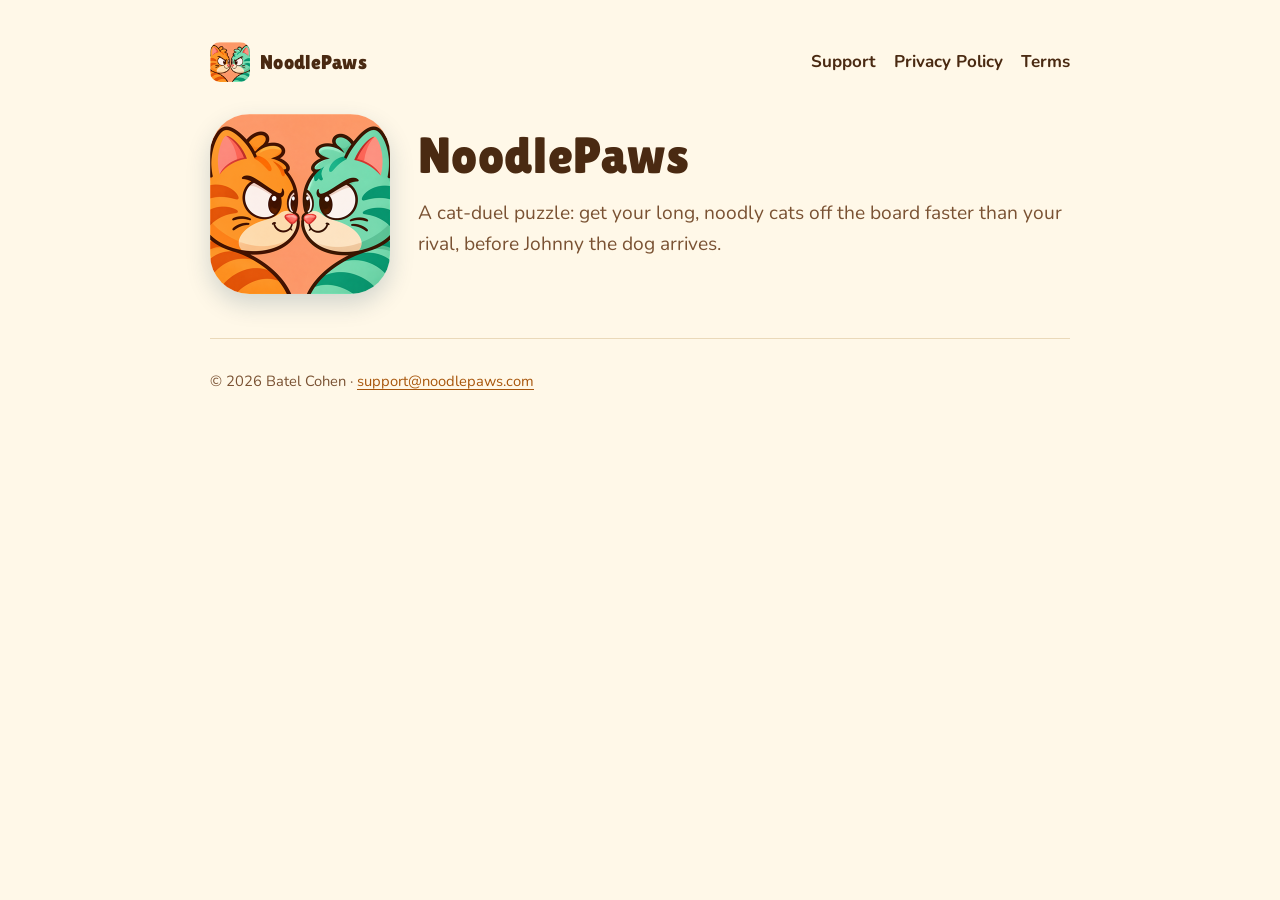
<file: index.html>
<!doctype html>
<html lang="en">
<head>
<meta charset="utf-8">
<meta name="viewport" content="width=device-width, initial-scale=1">
<title>NoodlePaws — Cat Duel Puzzle</title>
<link rel="icon" href="/favicon.png">
<link rel="apple-touch-icon" href="/apple-touch-icon.png">
<link href="https://fonts.googleapis.com/css2?family=Lilita+One&family=Nunito:wght@400;700&display=swap" rel="stylesheet">
<link rel="stylesheet" href="/style.css">
</head>
<body>
<div class="wrap">
  <header class="top">
    <a class="brand" href="/"><img src="/favicon.png" alt="" width="40" height="40">NoodlePaws</a>
    <nav class="nav"><a href="/support/">Support</a><a href="/privacy/">Privacy Policy</a><a href="/terms/">Terms</a></nav>
  </header>
  <main>
    <section class="hero">
      <img src="/icon.png" alt="NoodlePaws app icon" width="180" height="180">
      <div>
        <h1>NoodlePaws</h1>
        <p class="tagline">A cat-duel puzzle: get your long, noodly cats off the board faster than your rival, before Johnny the dog arrives.</p>
      </div>
    </section>
  </main>
  <footer><p>© 2026 Batel Cohen · <a href="mailto:support@noodlepaws.com">support@noodlepaws.com</a></p></footer>
</div>
</body>
</html>
</file>
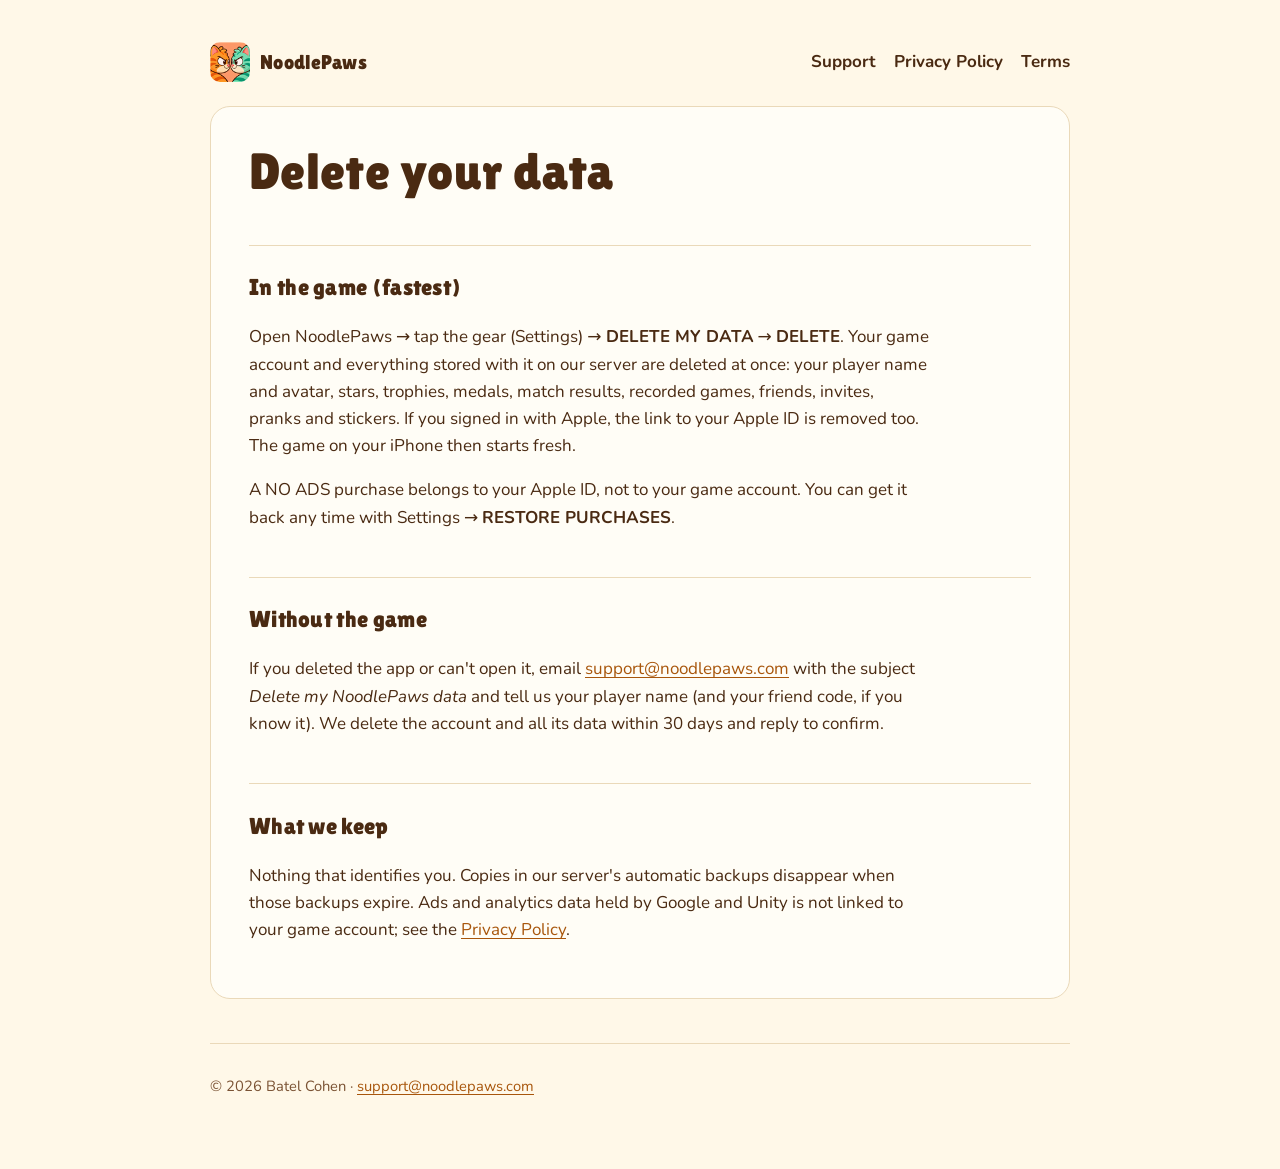
<file: delete-data/index.html>
<!doctype html>
<html lang="en">
<head>
<meta charset="utf-8">
<meta name="viewport" content="width=device-width, initial-scale=1">
<title>Delete Your Data — NoodlePaws</title>
<link rel="icon" href="/favicon.png">
<link rel="apple-touch-icon" href="/apple-touch-icon.png">
<link href="https://fonts.googleapis.com/css2?family=Lilita+One&family=Nunito:wght@400;700&display=swap" rel="stylesheet">
<link rel="stylesheet" href="/style.css">
</head>
<body>
<div class="wrap">
  <header class="top">
    <a class="brand" href="/"><img src="/favicon.png" alt="" width="40" height="40">NoodlePaws</a>
    <nav class="nav"><a href="/support/">Support</a><a href="/privacy/">Privacy Policy</a><a href="/terms/">Terms</a></nav>
  </header>
  <main class="doc">
    <h1>Delete your data</h1>

    <h2>In the game (fastest)</h2>
    <p>Open NoodlePaws → tap the gear (Settings) → <b>DELETE MY DATA</b> → <b>DELETE</b>. Your game account and everything stored with it on our server are deleted at once: your player name and avatar, stars, trophies, medals, match results, recorded games, friends, invites, pranks and stickers. If you signed in with Apple, the link to your Apple ID is removed too. The game on your iPhone then starts fresh.</p>
    <p>A NO ADS purchase belongs to your Apple ID, not to your game account. You can get it back any time with Settings → <b>RESTORE PURCHASES</b>.</p>

    <h2>Without the game</h2>
    <p>If you deleted the app or can't open it, email <a href="mailto:support@noodlepaws.com?subject=Delete%20my%20NoodlePaws%20data">support@noodlepaws.com</a> with the subject <i>Delete my NoodlePaws data</i> and tell us your player name (and your friend code, if you know it). We delete the account and all its data within 30 days and reply to confirm.</p>

    <h2>What we keep</h2>
    <p>Nothing that identifies you. Copies in our server's automatic backups disappear when those backups expire. Ads and analytics data held by Google and Unity is not linked to your game account; see the <a href="/privacy/">Privacy Policy</a>.</p>
  </main>
  <footer><p>© 2026 Batel Cohen · <a href="mailto:support@noodlepaws.com">support@noodlepaws.com</a></p></footer>
</div>
</body>
</html>
</file>
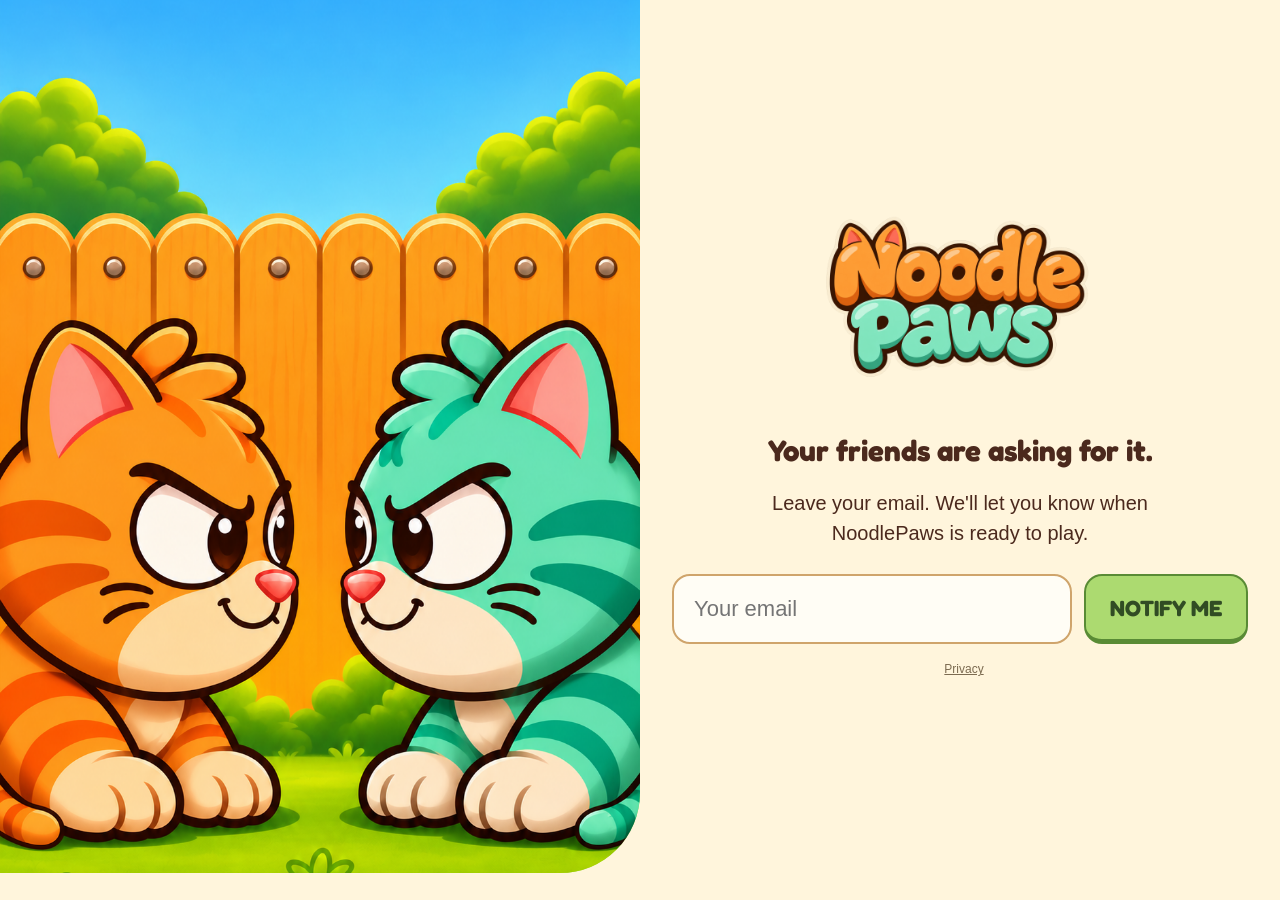
<file: join/index.html>
<!doctype html><html lang="en"><head><meta charset="utf-8"><meta name="viewport" content="width=device-width,initial-scale=1"><title>NoodlePaws — Launch notification</title><meta name="description" content="Get an email when NoodlePaws launches."><link rel="stylesheet" href="style.css?v=4"></head><body>
<div class="preview-note" id="preview-note" hidden>PREVIEW · Signup not connected</div>
<main class="hero"><div class="visual"><img class="cats" src="assets/cats.png" alt="Orange and mint cats ready to challenge each other"></div>
<section class="pitch" aria-labelledby="headline"><img class="signup-logo" src="assets/logo.png" alt="NoodlePaws"><h1 id="headline">Your friends are asking for it.</h1><p class="signup-explanation">Leave your email. We'll let you know when NoodlePaws is ready to play.</p>
<form id="signup"><label class="sr-only" for="email">Email for launch notification</label><div class="fields"><input id="email" name="email" type="email" autocomplete="email" placeholder="Your email" maxlength="254" required><button type="submit" aria-label="Email me when NoodlePaws launches">NOTIFY ME</button></div><div class="honey" aria-hidden="true"><label>Website<input name="website" tabindex="-1" autocomplete="off"></label></div><p class="consent"><a href="../privacy/">Privacy</a></p><p id="status" role="status" aria-live="polite"></p></form>
</section></main><script src="config.js"></script><script src="signup.js"></script></body></html>
</file>
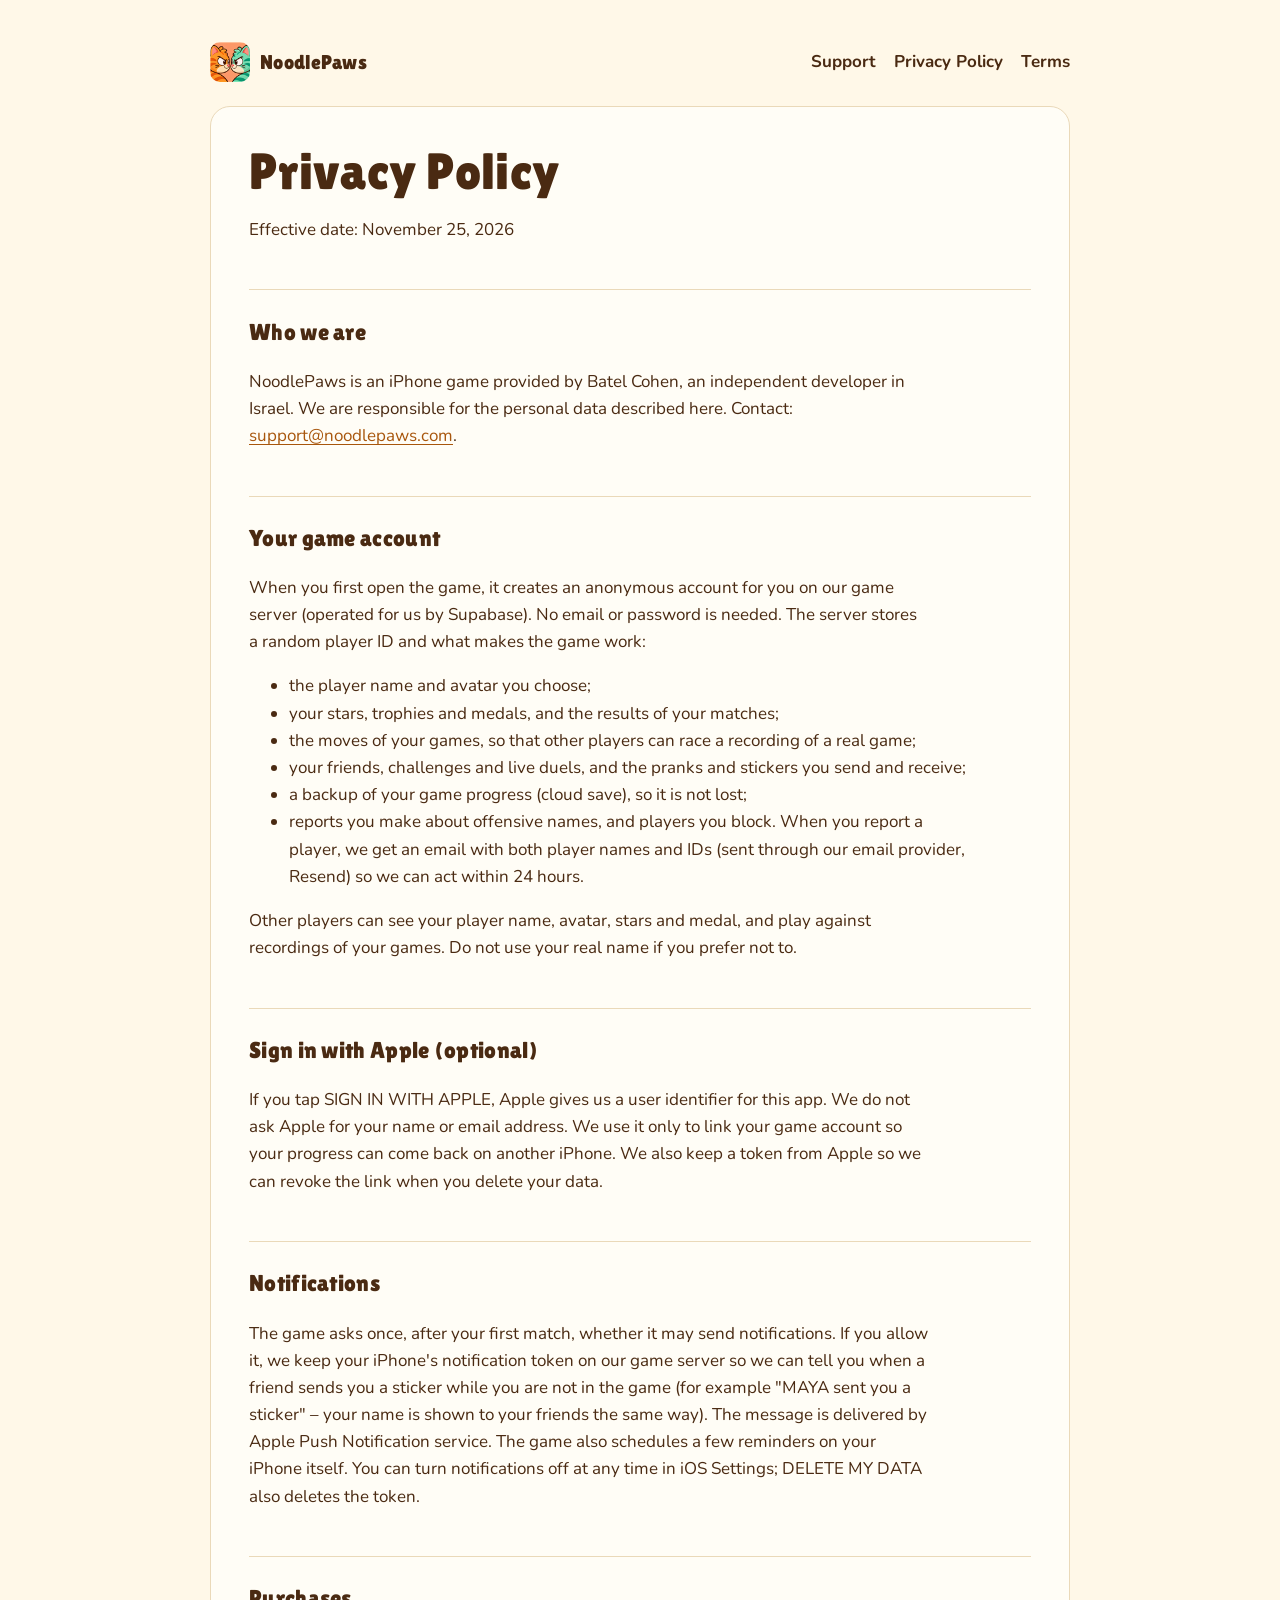
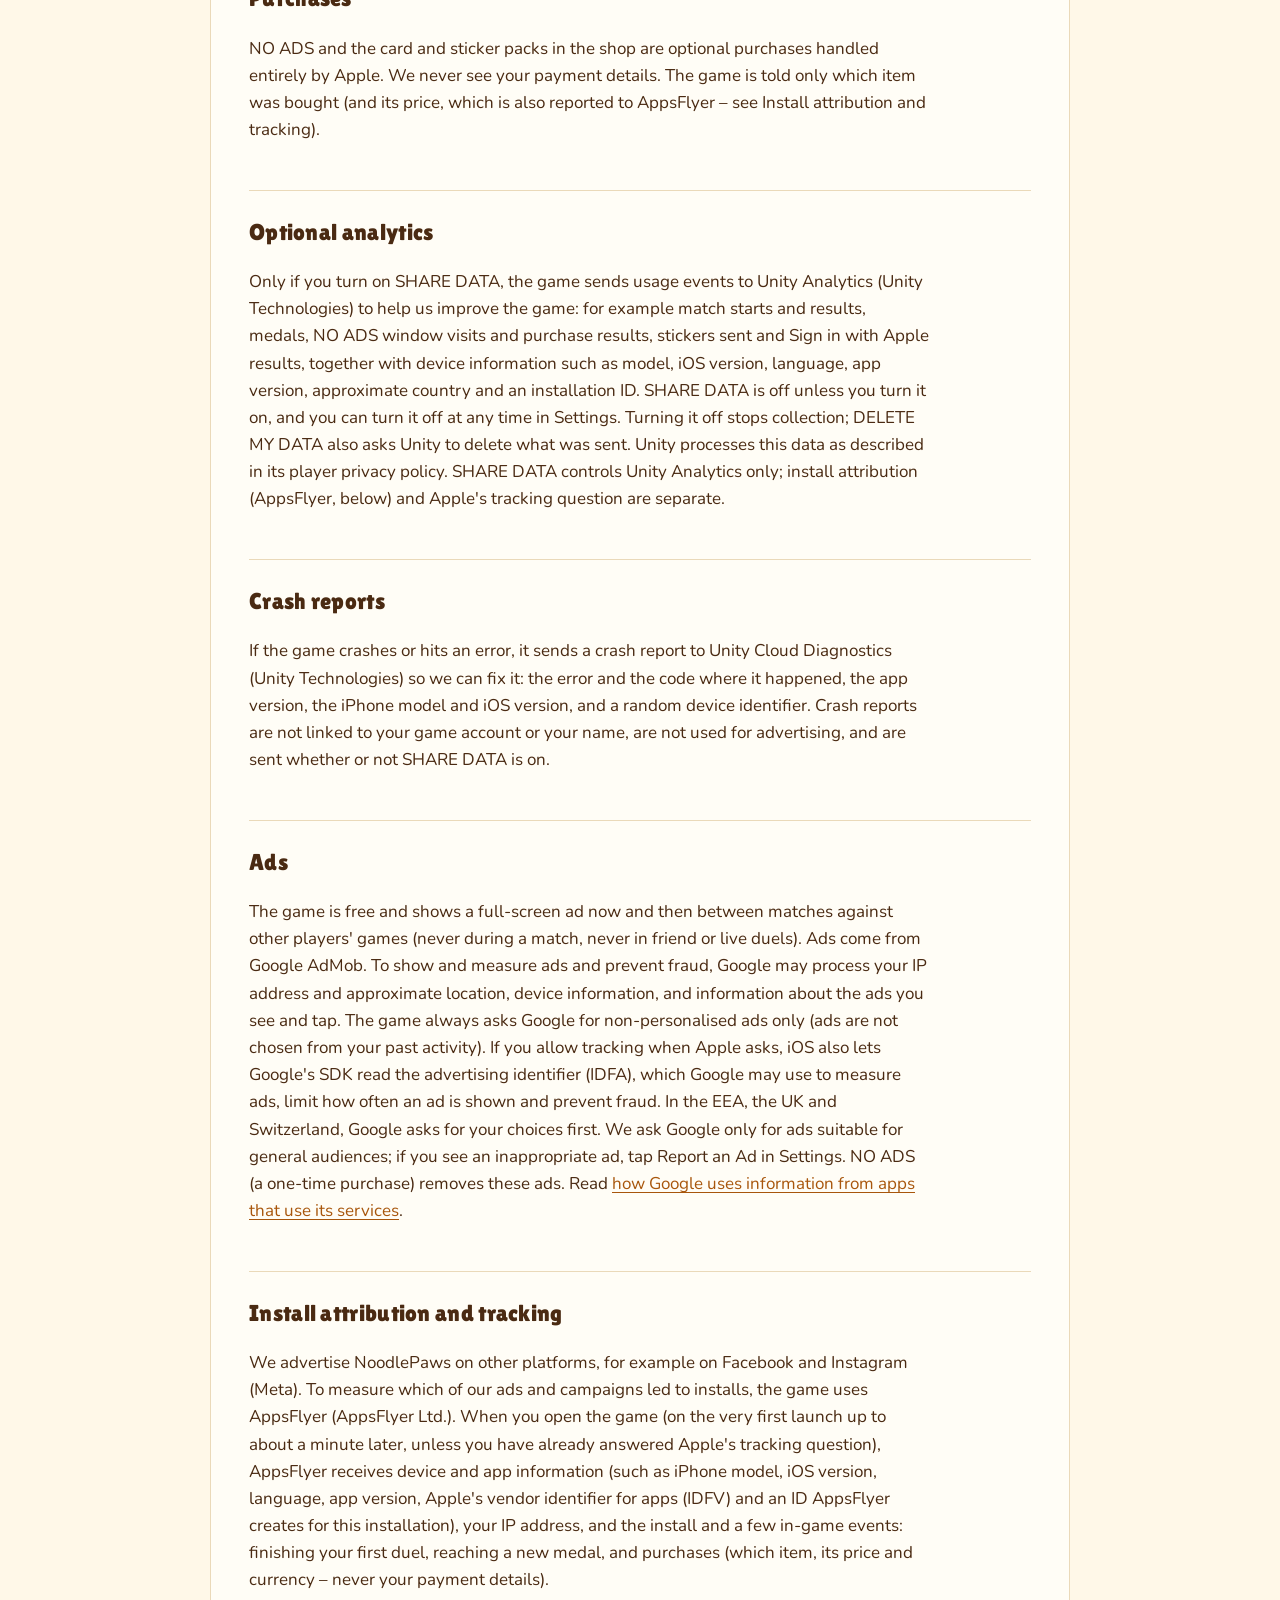
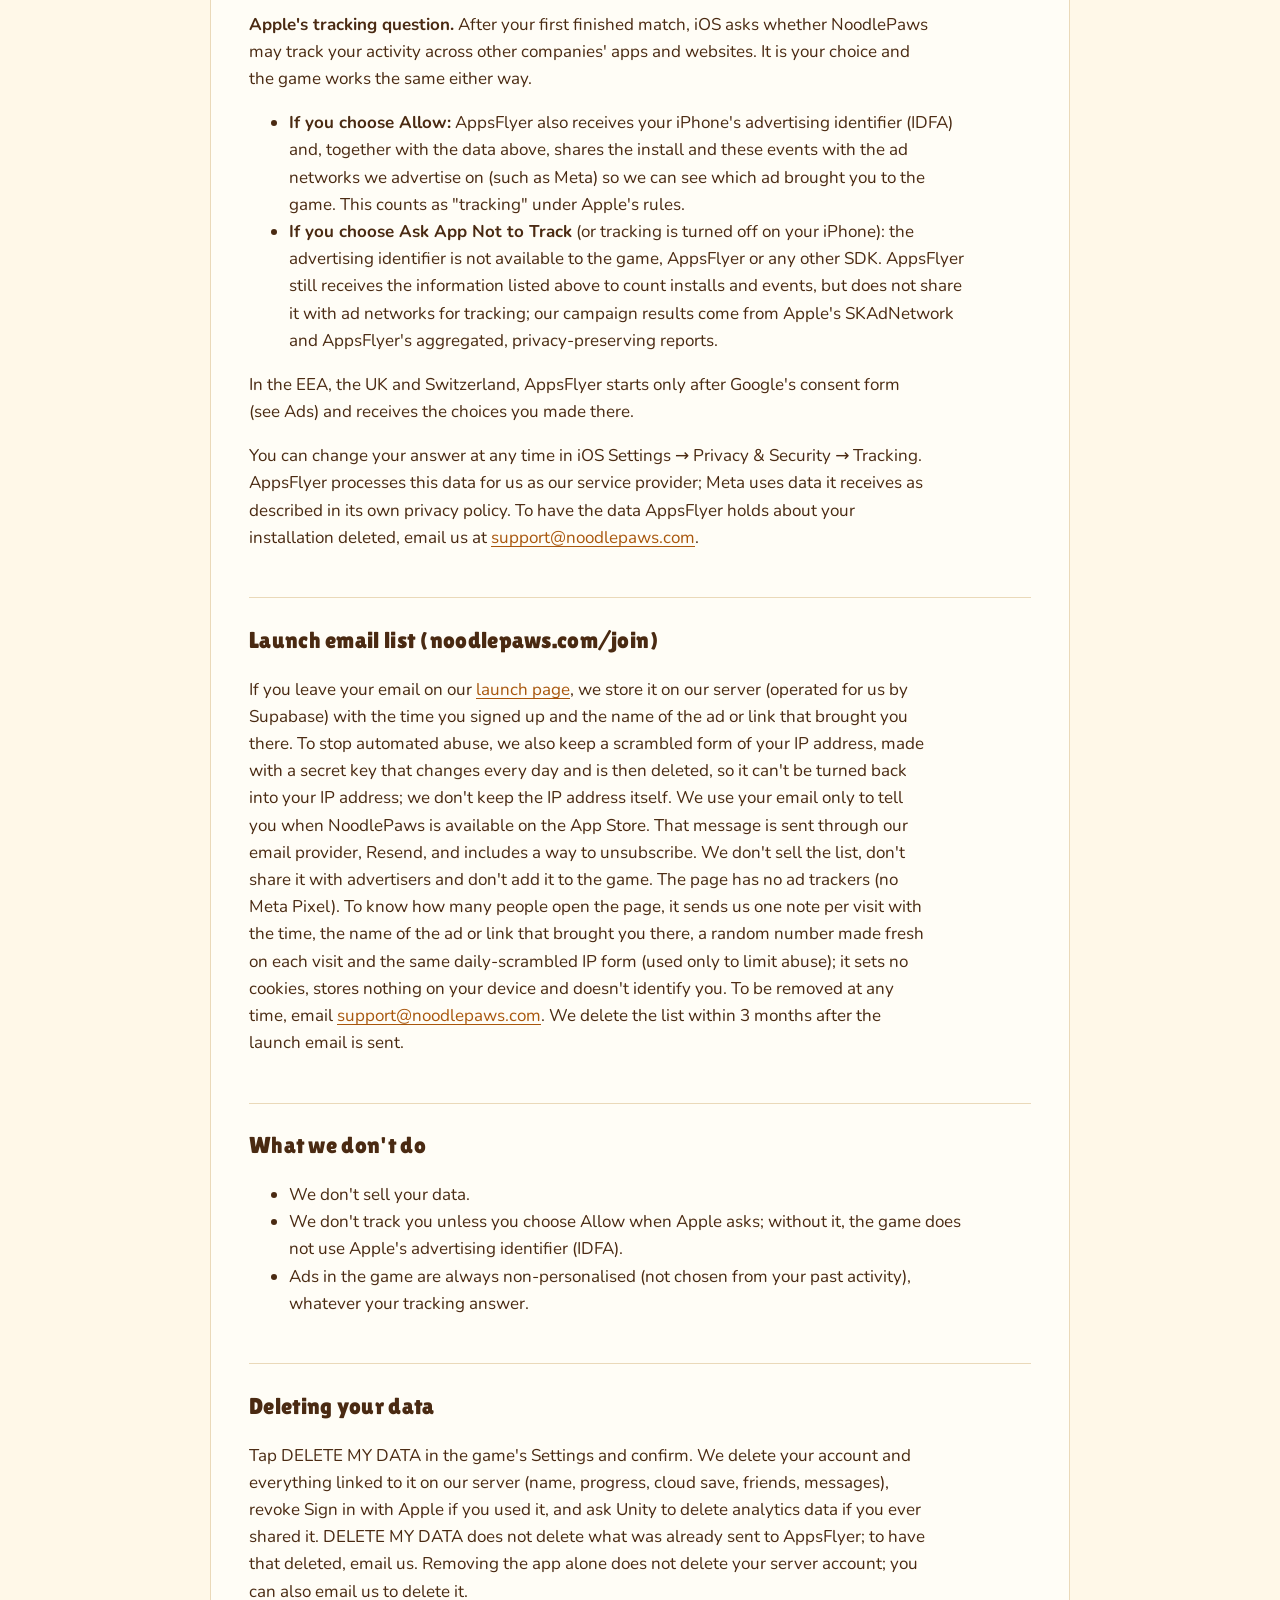
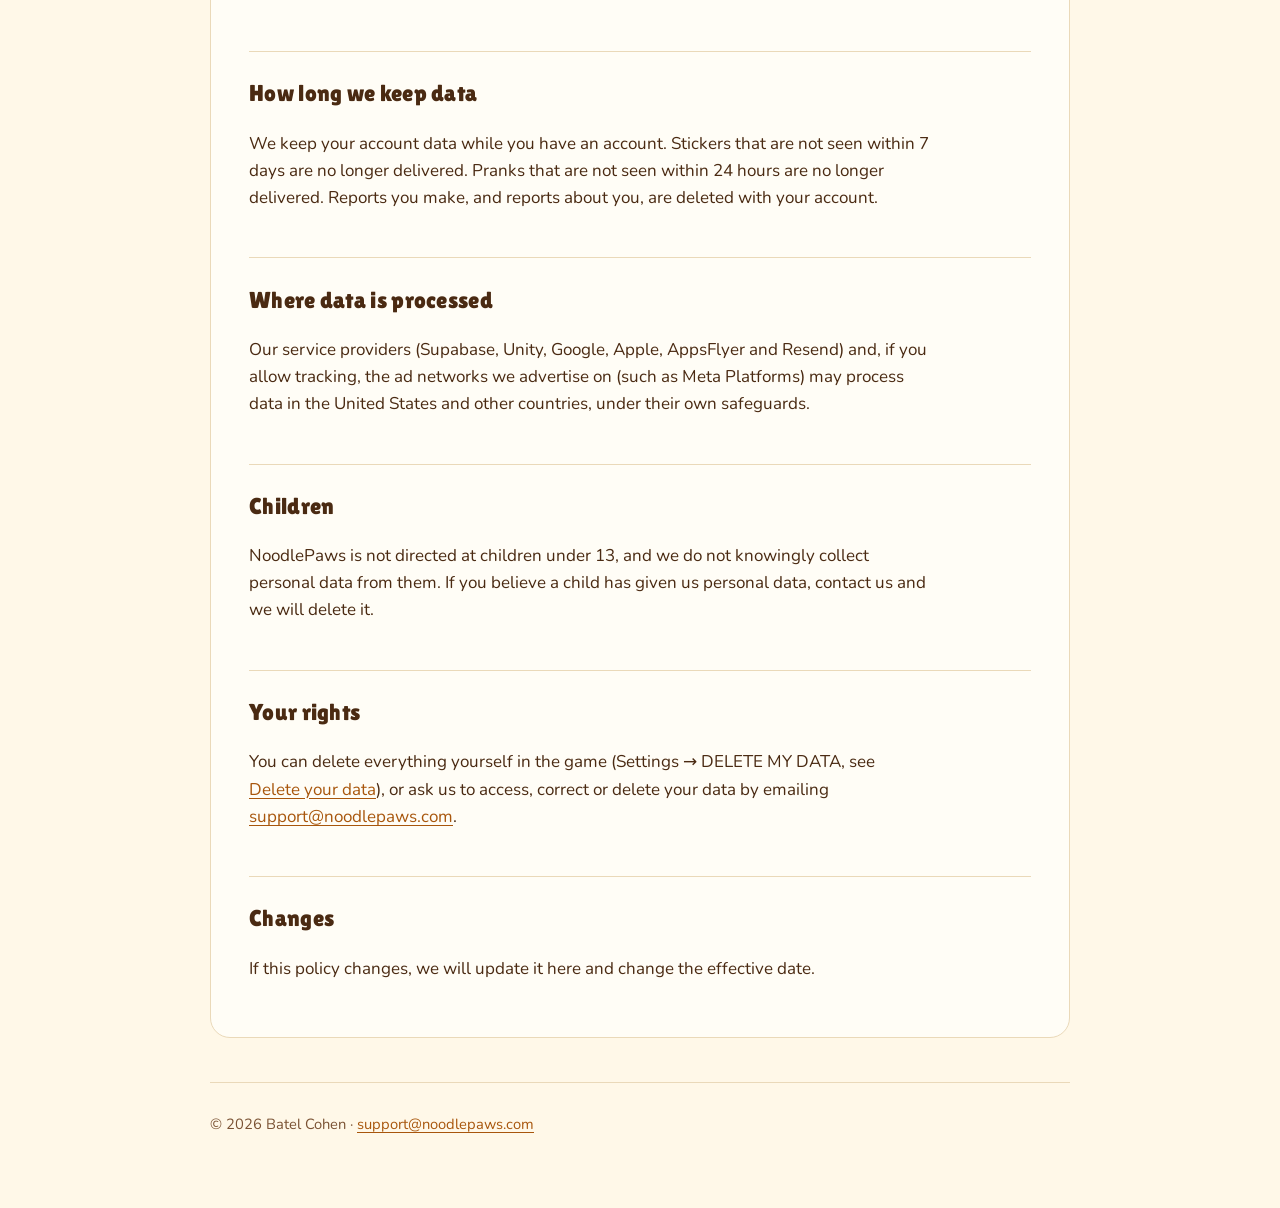
<file: privacy/index.html>
<!doctype html>
<html lang="en">
<head>
<meta charset="utf-8">
<meta name="viewport" content="width=device-width, initial-scale=1">
<title>Privacy Policy — NoodlePaws</title>
<link rel="icon" href="/favicon.png">
<link rel="apple-touch-icon" href="/apple-touch-icon.png">
<link href="https://fonts.googleapis.com/css2?family=Lilita+One&family=Nunito:wght@400;700&display=swap" rel="stylesheet">
<link rel="stylesheet" href="/style.css">
</head>
<body>
<div class="wrap">
  <header class="top">
    <a class="brand" href="/"><img src="/favicon.png" alt="" width="40" height="40">NoodlePaws</a>
    <nav class="nav"><a href="/support/">Support</a><a href="/privacy/">Privacy Policy</a><a href="/terms/">Terms</a></nav>
  </header>
  <main class="doc">
    <h1>Privacy Policy</h1>
    <p>Effective date: November 25, 2026</p>

    <h2>Who we are</h2>
    <p>NoodlePaws is an iPhone game provided by Batel Cohen, an independent developer in Israel. We are responsible for the personal data described here. Contact: <a href="mailto:support@noodlepaws.com">support@noodlepaws.com</a>.</p>

    <h2>Your game account</h2>
    <p>When you first open the game, it creates an anonymous account for you on our game server (operated for us by Supabase). No email or password is needed. The server stores a random player ID and what makes the game work:</p>
    <ul>
      <li>the player name and avatar you choose;</li>
      <li>your stars, trophies and medals, and the results of your matches;</li>
      <li>the moves of your games, so that other players can race a recording of a real game;</li>
      <li>your friends, challenges and live duels, and the pranks and stickers you send and receive;</li>
      <li>a backup of your game progress (cloud save), so it is not lost;</li>
      <li>reports you make about offensive names, and players you block. When you report a player, we get an email with both player names and IDs (sent through our email provider, Resend) so we can act within 24 hours.</li>
    </ul>
    <p>Other players can see your player name, avatar, stars and medal, and play against recordings of your games. Do not use your real name if you prefer not to.</p>

    <h2>Sign in with Apple (optional)</h2>
    <p>If you tap SIGN IN WITH APPLE, Apple gives us a user identifier for this app. We do not ask Apple for your name or email address. We use it only to link your game account so your progress can come back on another iPhone. We also keep a token from Apple so we can revoke the link when you delete your data.</p>

    <h2>Notifications</h2>
    <p>The game asks once, after your first match, whether it may send notifications. If you allow it, we keep your iPhone's notification token on our game server so we can tell you when a friend sends you a sticker while you are not in the game (for example "MAYA sent you a sticker" – your name is shown to your friends the same way). The message is delivered by Apple Push Notification service. The game also schedules a few reminders on your iPhone itself. You can turn notifications off at any time in iOS Settings; DELETE MY DATA also deletes the token.</p>

    <h2>Purchases</h2>
    <p>NO ADS and the card and sticker packs in the shop are optional purchases handled entirely by Apple. We never see your payment details. The game is told only which item was bought (and its price, which is also reported to AppsFlyer – see Install attribution and tracking).</p>

    <h2>Optional analytics</h2>
    <p>Only if you turn on SHARE DATA, the game sends usage events to Unity Analytics (Unity Technologies) to help us improve the game: for example match starts and results, medals, NO ADS window visits and purchase results, stickers sent and Sign in with Apple results, together with device information such as model, iOS version, language, app version, approximate country and an installation ID. SHARE DATA is off unless you turn it on, and you can turn it off at any time in Settings. Turning it off stops collection; DELETE MY DATA also asks Unity to delete what was sent. Unity processes this data as described in its player privacy policy. SHARE DATA controls Unity Analytics only; install attribution (AppsFlyer, below) and Apple's tracking question are separate.</p>
    <h2>Crash reports</h2>
    <p>If the game crashes or hits an error, it sends a crash report to Unity Cloud Diagnostics (Unity Technologies) so we can fix it: the error and the code where it happened, the app version, the iPhone model and iOS version, and a random device identifier. Crash reports are not linked to your game account or your name, are not used for advertising, and are sent whether or not SHARE DATA is on.</p>

    <h2>Ads</h2>
    <p>The game is free and shows a full-screen ad now and then between matches against other players' games (never during a match, never in friend or live duels). Ads come from Google AdMob. To show and measure ads and prevent fraud, Google may process your IP address and approximate location, device information, and information about the ads you see and tap. The game always asks Google for non-personalised ads only (ads are not chosen from your past activity). If you allow tracking when Apple asks, iOS also lets Google's SDK read the advertising identifier (IDFA), which Google may use to measure ads, limit how often an ad is shown and prevent fraud. In the EEA, the UK and Switzerland, Google asks for your choices first. We ask Google only for ads suitable for general audiences; if you see an inappropriate ad, tap Report an Ad in Settings. NO ADS (a one-time purchase) removes these ads. Read <a href="https://policies.google.com/technologies/partner-sites">how Google uses information from apps that use its services</a>.</p>

    <h2>Install attribution and tracking</h2>
    <p>We advertise NoodlePaws on other platforms, for example on Facebook and Instagram (Meta). To measure which of our ads and campaigns led to installs, the game uses AppsFlyer (AppsFlyer Ltd.). When you open the game (on the very first launch up to about a minute later, unless you have already answered Apple's tracking question), AppsFlyer receives device and app information (such as iPhone model, iOS version, language, app version, Apple's vendor identifier for apps (IDFV) and an ID AppsFlyer creates for this installation), your IP address, and the install and a few in-game events: finishing your first duel, reaching a new medal, and purchases (which item, its price and currency – never your payment details).</p>
    <p><strong>Apple's tracking question.</strong> After your first finished match, iOS asks whether NoodlePaws may track your activity across other companies' apps and websites. It is your choice and the game works the same either way.</p>
    <ul>
      <li><strong>If you choose Allow:</strong> AppsFlyer also receives your iPhone's advertising identifier (IDFA) and, together with the data above, shares the install and these events with the ad networks we advertise on (such as Meta) so we can see which ad brought you to the game. This counts as "tracking" under Apple's rules.</li>
      <li><strong>If you choose Ask App Not to Track</strong> (or tracking is turned off on your iPhone): the advertising identifier is not available to the game, AppsFlyer or any other SDK. AppsFlyer still receives the information listed above to count installs and events, but does not share it with ad networks for tracking; our campaign results come from Apple's SKAdNetwork and AppsFlyer's aggregated, privacy-preserving reports.</li>
    </ul>
    <p>In the EEA, the UK and Switzerland, AppsFlyer starts only after Google's consent form (see Ads) and receives the choices you made there.</p>
    <p>You can change your answer at any time in iOS Settings → Privacy &amp; Security → Tracking. AppsFlyer processes this data for us as our service provider; Meta uses data it receives as described in its own privacy policy. To have the data AppsFlyer holds about your installation deleted, email us at <a href="mailto:support@noodlepaws.com">support@noodlepaws.com</a>.</p>

    <h2>Launch email list (noodlepaws.com/join)</h2>
    <p>If you leave your email on our <a href="/join/">launch page</a>, we store it on our server (operated for us by Supabase) with the time you signed up and the name of the ad or link that brought you there. To stop automated abuse, we also keep a scrambled form of your IP address, made with a secret key that changes every day and is then deleted, so it can't be turned back into your IP address; we don't keep the IP address itself. We use your email only to tell you when NoodlePaws is available on the App Store. That message is sent through our email provider, Resend, and includes a way to unsubscribe. We don't sell the list, don't share it with advertisers and don't add it to the game. The page has no ad trackers (no Meta Pixel). To know how many people open the page, it sends us one note per visit with the time, the name of the ad or link that brought you there, a random number made fresh on each visit and the same daily-scrambled IP form (used only to limit abuse); it sets no cookies, stores nothing on your device and doesn't identify you. To be removed at any time, email <a href="mailto:support@noodlepaws.com">support@noodlepaws.com</a>. We delete the list within 3 months after the launch email is sent.</p>

    <h2>What we don't do</h2>
    <ul>
      <li>We don't sell your data.</li>
      <li>We don't track you unless you choose Allow when Apple asks; without it, the game does not use Apple's advertising identifier (IDFA).</li>
      <li>Ads in the game are always non-personalised (not chosen from your past activity), whatever your tracking answer.</li>
    </ul>

    <h2>Deleting your data</h2>
    <p>Tap DELETE MY DATA in the game's Settings and confirm. We delete your account and everything linked to it on our server (name, progress, cloud save, friends, messages), revoke Sign in with Apple if you used it, and ask Unity to delete analytics data if you ever shared it. DELETE MY DATA does not delete what was already sent to AppsFlyer; to have that deleted, email us. Removing the app alone does not delete your server account; you can also email us to delete it.</p>

    <h2>How long we keep data</h2>
    <p>We keep your account data while you have an account. Stickers that are not seen within 7 days are no longer delivered. Pranks that are not seen within 24 hours are no longer delivered. Reports you make, and reports about you, are deleted with your account.</p>

    <h2>Where data is processed</h2>
    <p>Our service providers (Supabase, Unity, Google, Apple, AppsFlyer and Resend) and, if you allow tracking, the ad networks we advertise on (such as Meta Platforms) may process data in the United States and other countries, under their own safeguards.</p>

    <h2>Children</h2>
    <p>NoodlePaws is not directed at children under 13, and we do not knowingly collect personal data from them. If you believe a child has given us personal data, contact us and we will delete it.</p>

    <h2>Your rights</h2>
    <p>You can delete everything yourself in the game (Settings → DELETE MY DATA, see <a href="/delete-data/">Delete your data</a>), or ask us to access, correct or delete your data by emailing <a href="mailto:support@noodlepaws.com">support@noodlepaws.com</a>.</p>

    <h2>Changes</h2>
    <p>If this policy changes, we will update it here and change the effective date.</p>
  </main>
  <footer><p>© 2026 Batel Cohen · <a href="mailto:support@noodlepaws.com">support@noodlepaws.com</a></p></footer>
</div>
</body>
</html>
</file>
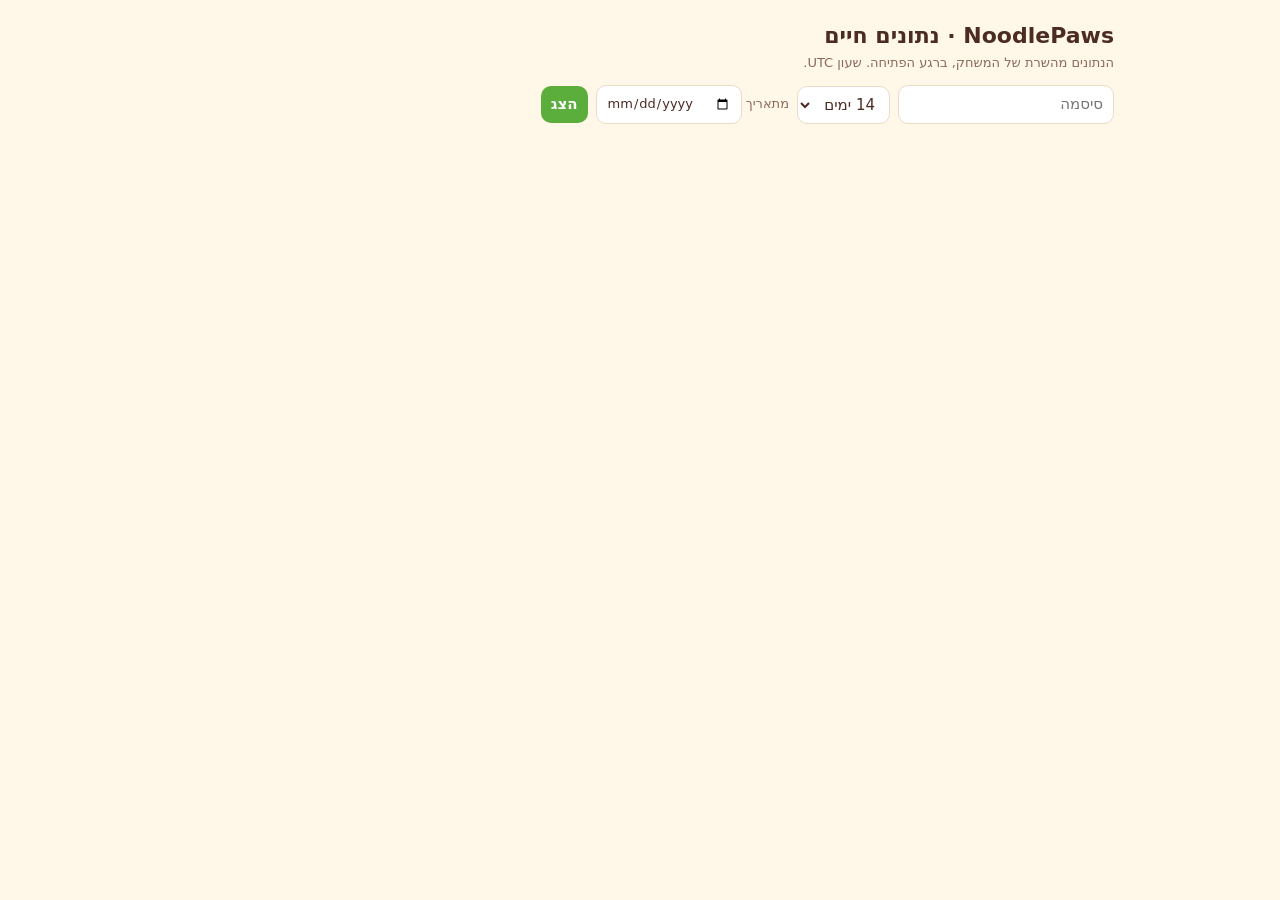
<file: stats/index.html>
<!doctype html>
<html lang="he" dir="rtl">
<head>
<meta charset="utf-8">
<meta name="viewport" content="width=device-width, initial-scale=1">
<meta name="robots" content="noindex, nofollow">
<title>NoodlePaws · נתונים</title>
<style>
  :root { --bg:#FFF7E8; --card:#FFFFFF; --ink:#4C2C22; --mut:#8A6A5C; --line:#EADCC6; --g:#5BAE3C; --o:#F2A24A; --b:#4A8FD8; }
  * { box-sizing: border-box; }
  body { margin:0; background:var(--bg); color:var(--ink); font:15px/1.45 system-ui,-apple-system,"Segoe UI",Arial,sans-serif; }
  main { max-width:980px; margin:0 auto; padding:16px; }
  h1 { font-size:22px; margin:4px 0 2px; } h2 { font-size:16px; margin:22px 0 8px; }
  .sub { color:var(--mut); font-size:13px; }
  .row { display:flex; gap:8px; flex-wrap:wrap; align-items:center; margin:12px 0; }
  input, select, button { font:inherit; padding:8px 10px; border:1px solid var(--line); border-radius:10px; background:#fff; color:var(--ink); }
  button { background:var(--g); color:#fff; border:0; font-weight:600; cursor:pointer; }
  .grid { display:grid; grid-template-columns:repeat(auto-fill,minmax(150px,1fr)); gap:10px; }
  .card { background:var(--card); border:1px solid var(--line); border-radius:14px; padding:12px; }
  .k { color:var(--mut); font-size:12.5px; } .v { font-size:26px; font-weight:700; margin-top:2px; }
  .chart { background:var(--card); border:1px solid var(--line); border-radius:14px; padding:12px; overflow-x:auto; }
  .bars { display:flex; align-items:flex-end; gap:4px; height:150px; min-width:max-content; direction:ltr; }
  .bar { width:22px; display:flex; flex-direction:column; align-items:center; justify-content:flex-end; height:100%; font-size:10px; color:var(--mut); }
  .bar i { display:block; width:100%; border-radius:5px 5px 0 0; min-height:2px; }
  .bar b { font-weight:600; color:var(--ink); font-size:10.5px; }
  .lbl { display:flex; gap:4px; direction:ltr; min-width:max-content; font-size:9.5px; color:var(--mut); margin-top:4px; }
  .lbl span { width:22px; text-align:center; }
  table { width:100%; border-collapse:collapse; background:var(--card); border:1px solid var(--line); border-radius:14px; overflow:hidden; }
  th, td { padding:7px 10px; text-align:right; border-bottom:1px solid var(--line); font-size:14px; } th { color:var(--mut); font-weight:600; font-size:12.5px; }
  td.n { direction:ltr; text-align:right; font-variant-numeric:tabular-nums; }
  .err { color:#C0392B; } .hide { display:none; }
  .legend { font-size:12px; color:var(--mut); margin-top:6px; } .legend i { display:inline-block; width:10px; height:10px; border-radius:3px; margin:0 4px -1px 4px; }
</style>
</head>
<body>
<main>
  <h1>NoodlePaws · נתונים חיים</h1>
  <div class="sub" id="when">הנתונים מהשרת של המשחק, ברגע הפתיחה. שעון UTC.</div>

  <div class="row" id="login">
    <input id="pw" type="password" placeholder="סיסמה" autocomplete="current-password">
    <select id="days"><option value="7">7 ימים</option><option value="14" selected>14 ימים</option><option value="30">30 ימים</option><option value="90">90 ימים</option></select>
    <label class="sub">מתאריך <input id="since" type="date"></label>
    <button id="go">הצג</button>
    <span id="msg" class="err"></span>
  </div>

  <div id="out" class="hide">
    <div class="grid" id="cards"></div>

    <h2>כל יום</h2>
    <div class="chart"><div class="bars" id="dailyBars"></div><div class="lbl" id="dailyLbl"></div>
      <div class="legend"><i style="background:var(--o)"></i>שחקנים חדשים <i style="background:var(--g)"></i>שיחקו באותו יום</div></div>
    <table style="margin-top:10px"><thead><tr><th>יום</th><th>חדשים</th><th>שיחקו</th><th>משחקים</th><th>חזרו למחרת</th></tr></thead><tbody id="dailyRows"></tbody></table>

    <h2>איפה שחקנים נעצרים (השלב הכי רחוק שסיימו)</h2>
    <div class="chart"><div class="bars" id="boardBars"></div><div class="lbl" id="boardLbl"></div>
      <div class="legend"><i style="background:var(--b)"></i>שחקנים שזה השלב הכי רחוק שלהם · המספר הכהה: מהם לא שיחקו 3 ימים</div></div>
  </div>
</main>
<script>
const URL_ = "https://tmtvblceqfaocjnhrzdb.supabase.co/functions/v1/stats";
const $ = (id) => document.getElementById(id);
try { $("pw").value = localStorage.getItem("np_stats_pw") || ""; } catch (e) {}
const fmt = (n) => (n ?? 0).toLocaleString("en-US");
const pct = (a, b) => b ? Math.round(100 * a / b) + "%" : "–";

function bars(el, lbl, items, max, color, top, under) {
  el.innerHTML = ""; lbl.innerHTML = "";
  for (const it of items) {
    const h = max ? Math.max(2, Math.round(130 * it.v / max)) : 2;
    el.insertAdjacentHTML("beforeend", `<div class="bar"><b>${it.v || ""}</b><i style="height:${h}px;background:${it.c || color}"></i>${under ? `<span>${under(it)}</span>` : ""}</div>`);
    lbl.insertAdjacentHTML("beforeend", `<span>${it.l}</span>`);
  }
}

async function load() {
  $("msg").textContent = ""; const pw = $("pw").value.trim(); if (!pw) { $("msg").textContent = "צריך סיסמה"; return; }
  $("go").disabled = true; $("go").textContent = "טוען…";
  try {
    const res = await fetch(URL_, { method: "POST", headers: { "x-stats-key": pw, "content-type": "application/json" },
      body: JSON.stringify({ days: +$("days").value, since: $("since").value || null }) });
    const j = await res.json().catch(() => ({}));
    if (!res.ok || !j.ok) { $("msg").textContent = res.status === 401 ? "סיסמה שגויה" : "שגיאה בשרת"; return; }
    try { localStorage.setItem("np_stats_pw", pw); } catch (e) {}
    render(j.stats);
  } catch (e) { $("msg").textContent = "אין חיבור"; }
  finally { $("go").disabled = false; $("go").textContent = "רענן"; }
}

function render(s) {
  const t = s.totals;
  $("when").textContent = "עודכן: " + new Date(s.now).toLocaleString("he-IL") + " · נתונים מהשרת של המשחק";
  const cards = [
    ["שחקנים (סה״כ)", t.players], ["חדשים היום", t.new_today], ["שיחקו היום", t.active_today], ["פעילים 7 ימים", t.active_7d],
    ["מחוברים עכשיו", t.online_now], ["משחקים היום", t.matches_today], ["משחקים (סה״כ)", t.matches], ["דו-קרב חברים", t.friend_duels],
    ["סטיקרים שנשלחו", t.stickers_sent], ["תעלולים שנשלחו", t.pranks_sent], ["דיווחים 7 ימים", t.reports_7d], ["מכשירים עם התראות", t.push_devices],
  ];
  $("cards").innerHTML = cards.map(([k, v]) => `<div class="card"><div class="k">${k}</div><div class="v">${fmt(v)}</div></div>`).join("");

  const d = s.daily || [];
  const maxD = Math.max(1, ...d.map((x) => Math.max(x.new_players, x.active)));
  const items = []; for (const x of d) { items.push({ v: x.new_players, c: "var(--o)", l: "" }); items.push({ v: x.active, c: "var(--g)", l: x.day.slice(5) }); }
  bars($("dailyBars"), $("dailyLbl"), items, maxD, null);
  $("dailyRows").innerHTML = d.slice().reverse().map((x) => `<tr><td>${x.day}</td><td class="n">${fmt(x.new_players)}</td><td class="n">${fmt(x.active)}</td><td class="n">${fmt(x.matches)}</td>
    <td class="n">${x.returned_d1 == null ? "עוד לא" : fmt(x.returned_d1) + " (" + pct(x.returned_d1, x.new_players) + ")"}</td></tr>`).join("");

  const b = (s.furthest_board || []).filter((x) => x.board <= 120);
  const maxB = Math.max(1, ...b.map((x) => x.players));
  bars($("boardBars"), $("boardLbl"), b.map((x) => ({ v: x.players, l: x.board === 0 ? "0" : String(x.board), g: x.gone_3d })), maxB, "var(--b)", null, (it) => it.g ? `<b style="color:#1f4f86">${it.g}</b>` : "");
  $("out").classList.remove("hide");
}
$("go").addEventListener("click", load);
$("pw").addEventListener("keydown", (e) => { if (e.key === "Enter") load(); });
if ($("pw").value) load();
</script>
</body>
</html>
</file>
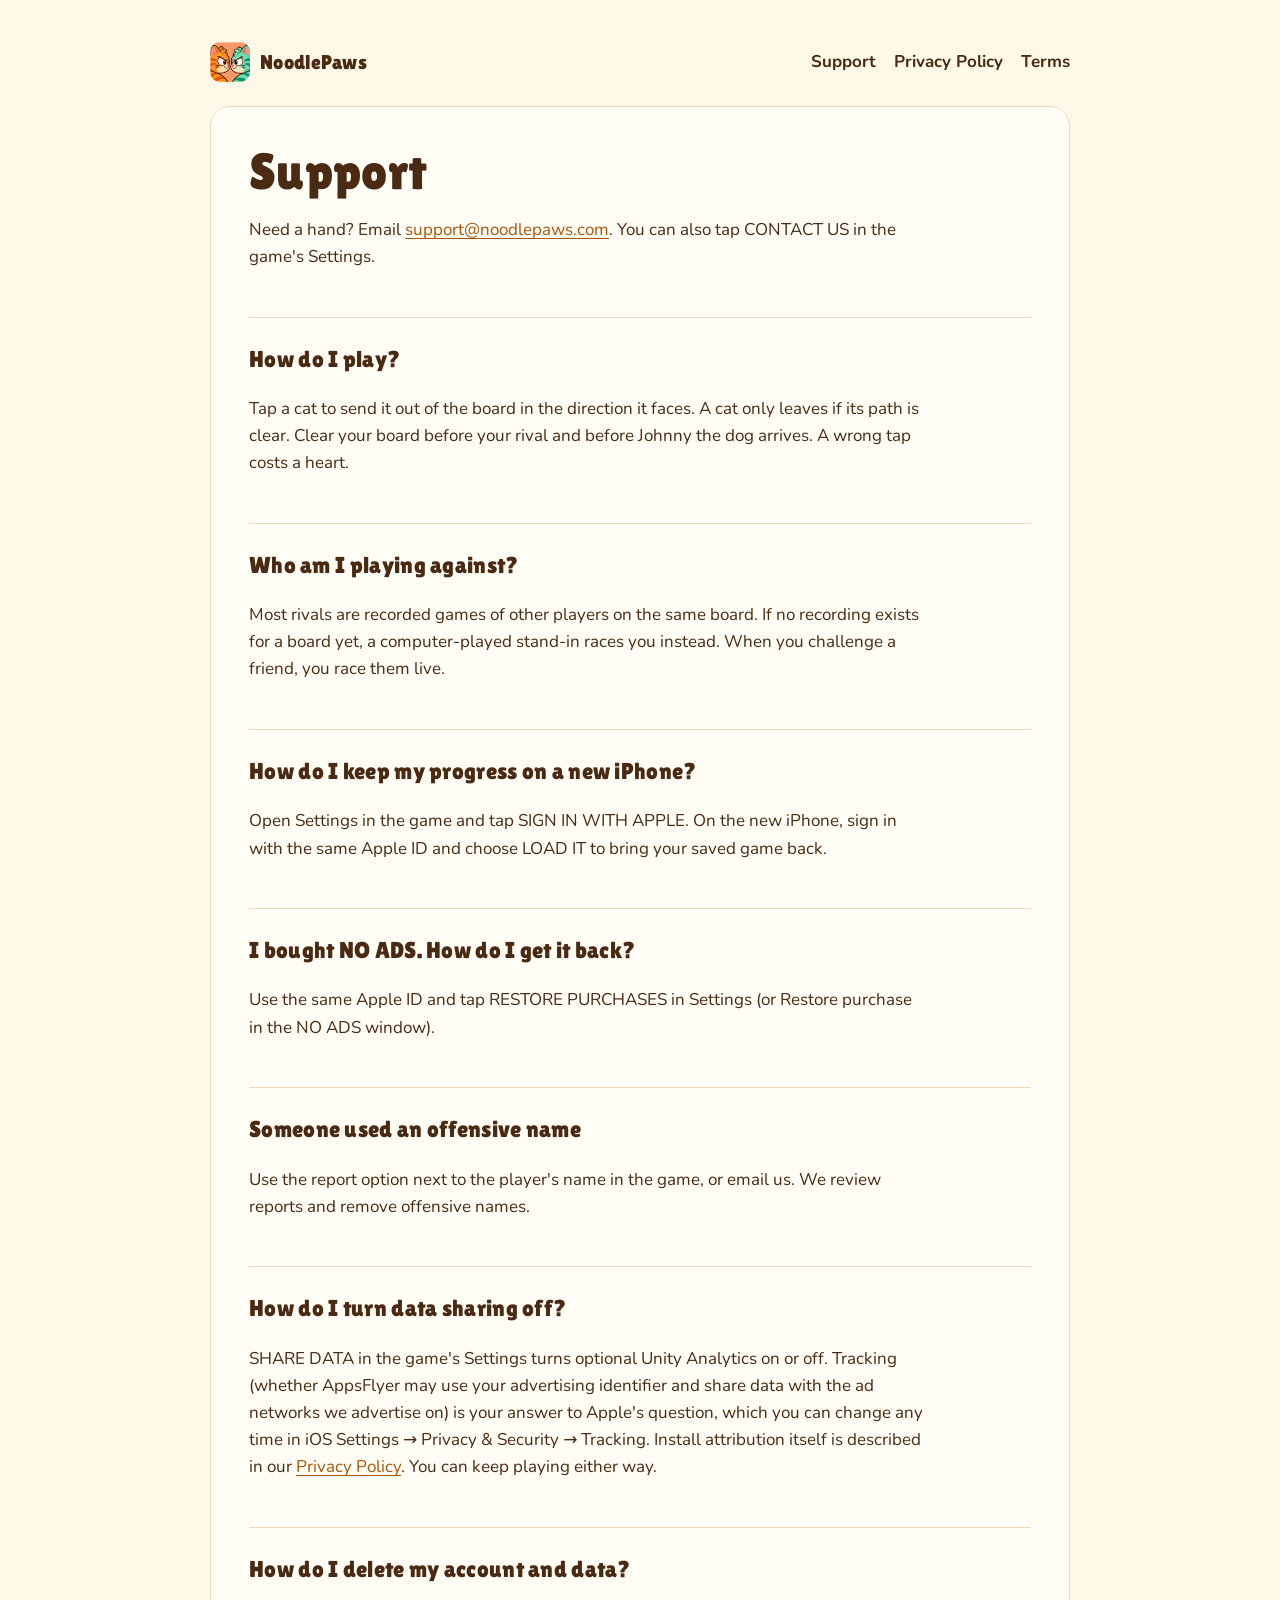
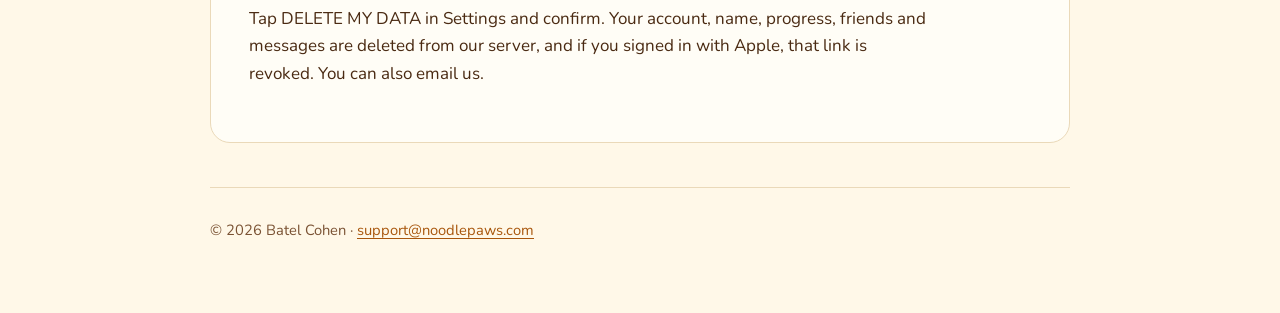
<file: support/index.html>
<!doctype html>
<html lang="en">
<head>
<meta charset="utf-8">
<meta name="viewport" content="width=device-width, initial-scale=1">
<title>Support — NoodlePaws</title>
<link rel="icon" href="/favicon.png">
<link rel="apple-touch-icon" href="/apple-touch-icon.png">
<link href="https://fonts.googleapis.com/css2?family=Lilita+One&family=Nunito:wght@400;700&display=swap" rel="stylesheet">
<link rel="stylesheet" href="/style.css">
</head>
<body>
<div class="wrap">
  <header class="top">
    <a class="brand" href="/"><img src="/favicon.png" alt="" width="40" height="40">NoodlePaws</a>
    <nav class="nav"><a href="/support/">Support</a><a href="/privacy/">Privacy Policy</a><a href="/terms/">Terms</a></nav>
  </header>
  <main class="doc">
    <h1>Support</h1>
    <p>Need a hand? Email <a href="mailto:support@noodlepaws.com">support@noodlepaws.com</a>. You can also tap CONTACT US in the game's Settings.</p>
    <h2>How do I play?</h2>
    <p>Tap a cat to send it out of the board in the direction it faces. A cat only leaves if its path is clear. Clear your board before your rival and before Johnny the dog arrives. A wrong tap costs a heart.</p>
    <h2>Who am I playing against?</h2>
    <p>Most rivals are recorded games of other players on the same board. If no recording exists for a board yet, a computer-played stand-in races you instead. When you challenge a friend, you race them live.</p>
    <h2>How do I keep my progress on a new iPhone?</h2>
    <p>Open Settings in the game and tap SIGN IN WITH APPLE. On the new iPhone, sign in with the same Apple ID and choose LOAD IT to bring your saved game back.</p>
    <h2>I bought NO ADS. How do I get it back?</h2>
    <p>Use the same Apple ID and tap RESTORE PURCHASES in Settings (or Restore purchase in the NO ADS window).</p>
    <h2>Someone used an offensive name</h2>
    <p>Use the report option next to the player's name in the game, or email us. We review reports and remove offensive names.</p>
    <h2>How do I turn data sharing off?</h2>
    <p>SHARE DATA in the game's Settings turns optional Unity Analytics on or off. Tracking (whether AppsFlyer may use your advertising identifier and share data with the ad networks we advertise on) is your answer to Apple's question, which you can change any time in iOS Settings → Privacy &amp; Security → Tracking. Install attribution itself is described in our <a href="/privacy/">Privacy Policy</a>. You can keep playing either way.</p>
    <h2>How do I delete my account and data?</h2>
    <p>Tap DELETE MY DATA in Settings and confirm. Your account, name, progress, friends and messages are deleted from our server, and if you signed in with Apple, that link is revoked. You can also email us.</p>
  </main>
  <footer><p>© 2026 Batel Cohen · <a href="mailto:support@noodlepaws.com">support@noodlepaws.com</a></p></footer>
</div>
</body>
</html>
</file>
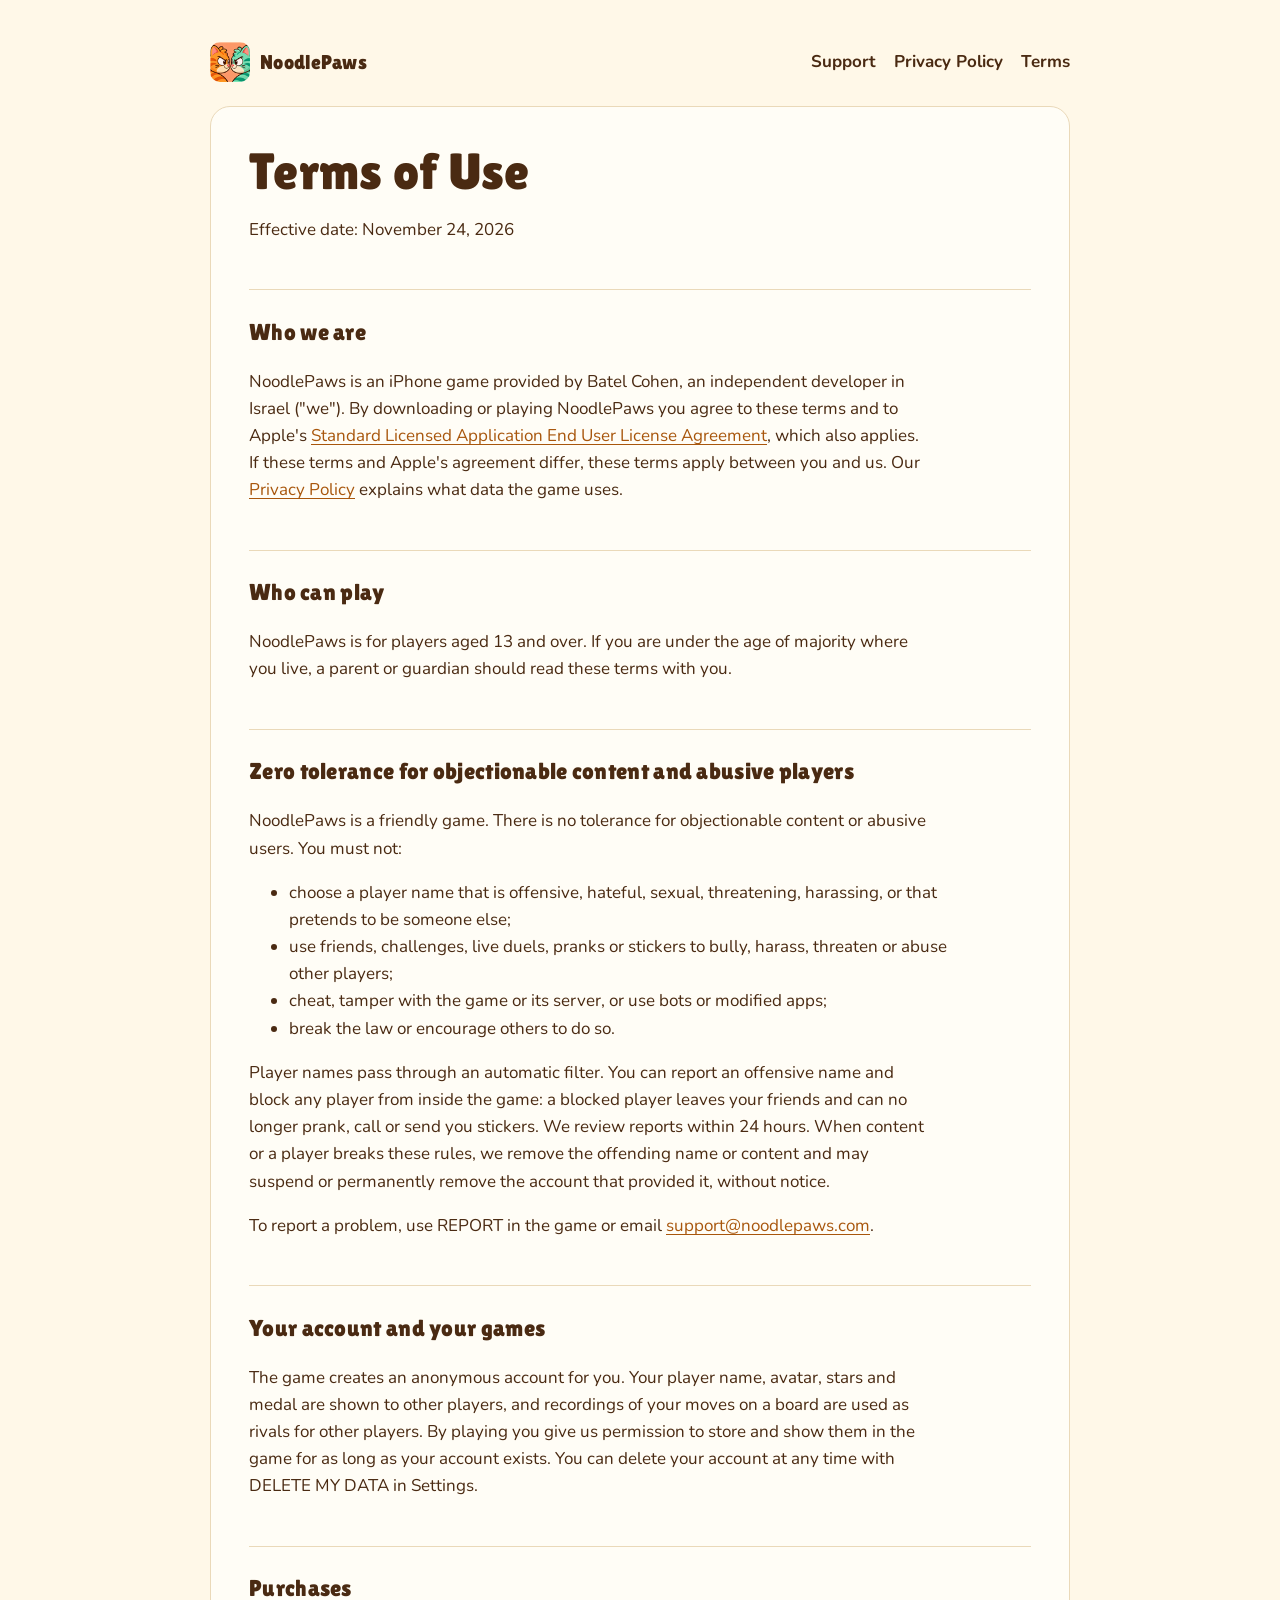
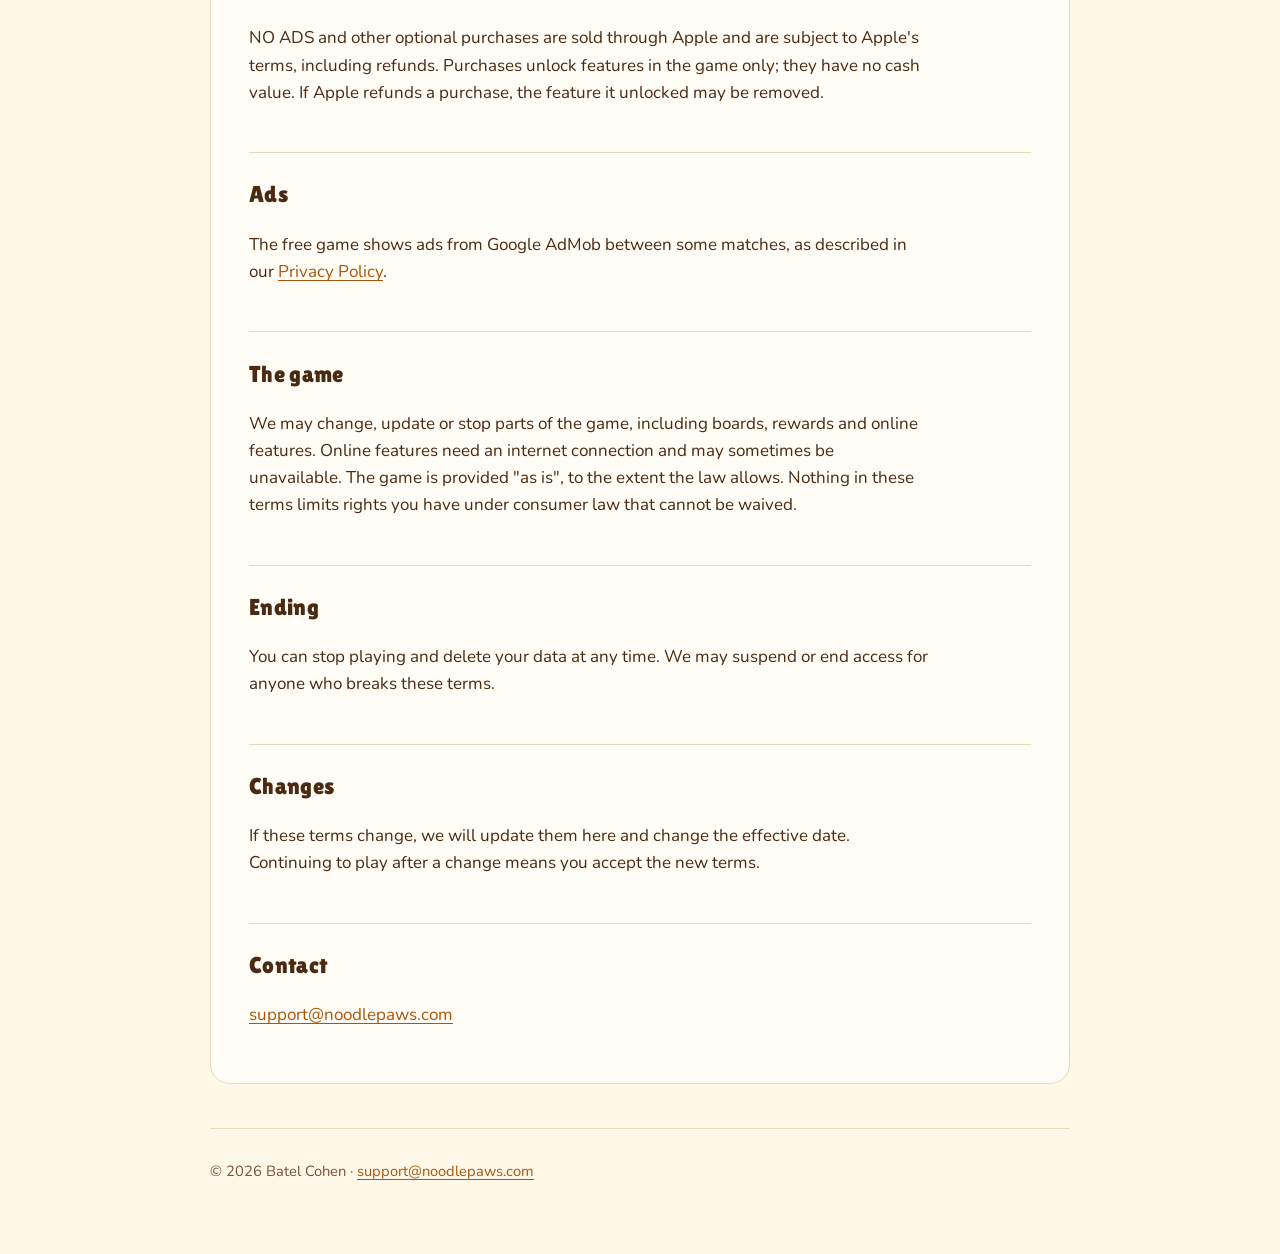
<file: terms/index.html>
<!doctype html>
<html lang="en">
<head>
<meta charset="utf-8">
<meta name="viewport" content="width=device-width, initial-scale=1">
<title>Terms of Use — NoodlePaws</title>
<link rel="icon" href="/favicon.png">
<link rel="apple-touch-icon" href="/apple-touch-icon.png">
<link href="https://fonts.googleapis.com/css2?family=Lilita+One&family=Nunito:wght@400;700&display=swap" rel="stylesheet">
<link rel="stylesheet" href="/style.css">
</head>
<body>
<div class="wrap">
  <header class="top">
    <a class="brand" href="/"><img src="/favicon.png" alt="" width="40" height="40">NoodlePaws</a>
    <nav class="nav"><a href="/support/">Support</a><a href="/privacy/">Privacy Policy</a><a href="/terms/">Terms</a></nav>
  </header>
  <main class="doc">
    <h1>Terms of Use</h1>
    <p>Effective date: November 24, 2026</p>

    <h2>Who we are</h2>
    <p>NoodlePaws is an iPhone game provided by Batel Cohen, an independent developer in Israel ("we"). By downloading or playing NoodlePaws you agree to these terms and to Apple's <a href="https://www.apple.com/legal/internet-services/itunes/dev/stdeula/">Standard Licensed Application End User License Agreement</a>, which also applies. If these terms and Apple's agreement differ, these terms apply between you and us. Our <a href="/privacy/">Privacy Policy</a> explains what data the game uses.</p>

    <h2>Who can play</h2>
    <p>NoodlePaws is for players aged 13 and over. If you are under the age of majority where you live, a parent or guardian should read these terms with you.</p>

    <h2>Zero tolerance for objectionable content and abusive players</h2>
    <p>NoodlePaws is a friendly game. There is no tolerance for objectionable content or abusive users. You must not:</p>
    <ul>
      <li>choose a player name that is offensive, hateful, sexual, threatening, harassing, or that pretends to be someone else;</li>
      <li>use friends, challenges, live duels, pranks or stickers to bully, harass, threaten or abuse other players;</li>
      <li>cheat, tamper with the game or its server, or use bots or modified apps;</li>
      <li>break the law or encourage others to do so.</li>
    </ul>
    <p>Player names pass through an automatic filter. You can report an offensive name and block any player from inside the game: a blocked player leaves your friends and can no longer prank, call or send you stickers. We review reports within 24 hours. When content or a player breaks these rules, we remove the offending name or content and may suspend or permanently remove the account that provided it, without notice.</p>
    <p>To report a problem, use REPORT in the game or email <a href="mailto:support@noodlepaws.com">support@noodlepaws.com</a>.</p>

    <h2>Your account and your games</h2>
    <p>The game creates an anonymous account for you. Your player name, avatar, stars and medal are shown to other players, and recordings of your moves on a board are used as rivals for other players. By playing you give us permission to store and show them in the game for as long as your account exists. You can delete your account at any time with DELETE MY DATA in Settings.</p>

    <h2>Purchases</h2>
    <p>NO ADS and other optional purchases are sold through Apple and are subject to Apple's terms, including refunds. Purchases unlock features in the game only; they have no cash value. If Apple refunds a purchase, the feature it unlocked may be removed.</p>

    <h2>Ads</h2>
    <p>The free game shows ads from Google AdMob between some matches, as described in our <a href="/privacy/">Privacy Policy</a>.</p>

    <h2>The game</h2>
    <p>We may change, update or stop parts of the game, including boards, rewards and online features. Online features need an internet connection and may sometimes be unavailable. The game is provided "as is", to the extent the law allows. Nothing in these terms limits rights you have under consumer law that cannot be waived.</p>

    <h2>Ending</h2>
    <p>You can stop playing and delete your data at any time. We may suspend or end access for anyone who breaks these terms.</p>

    <h2>Changes</h2>
    <p>If these terms change, we will update them here and change the effective date. Continuing to play after a change means you accept the new terms.</p>

    <h2>Contact</h2>
    <p><a href="mailto:support@noodlepaws.com">support@noodlepaws.com</a></p>
  </main>
  <footer><p>© 2026 Batel Cohen · <a href="mailto:support@noodlepaws.com">support@noodlepaws.com</a></p></footer>
</div>
</body>
</html>
</file>
<file: style.css>
:root {
  --cream: #fff8e8;
  --paper: #fffdf6;
  --ink: #4a2a12;
  --ink-soft: #7a5233;
  --teal: #e0821f;
  --teal-deep: #a8560c;
  --coral: #f06a5a;
  --line: #ead9b9;
  color-scheme: light;
}
* { box-sizing: border-box; }
html, body { margin: 0; }
body {
  background: var(--cream);
  color: var(--ink);
  font: 17px/1.6 "Nunito", "Segoe UI", system-ui, -apple-system, sans-serif;
  padding-inline: 16px;
}
a { color: var(--teal-deep); text-underline-offset: 3px; }
a:hover { color: var(--coral); }
h1, h2, h3, .brand { font-family: "Lilita One", "Arial Rounded MT Bold", "Nunito", sans-serif; font-weight: 400; letter-spacing: .3px; text-wrap: balance; }
h1 { font-size: clamp(2.1rem, 6vw, 3.2rem); line-height: 1.05; margin: 0 0 .3em; }
h2 { font-size: 1.45rem; margin: 2em 0 .4em; }
h3 { font-size: 1.15rem; margin: 1.4em 0 .3em; }
p, li { max-width: 68ch; }
.wrap { max-width: 860px; margin: 0 auto; padding-block: 28px 56px; }

/* header */
.top { display: flex; align-items: center; justify-content: space-between; gap: 12px; flex-wrap: wrap; padding-block: 14px; }
.brand { display: flex; align-items: center; gap: 10px; color: var(--ink); text-decoration: none; font-size: 1.25rem; }
.brand img { width: 40px; height: 40px; border-radius: 10px; }
.nav { display: flex; gap: 18px; flex-wrap: wrap; }
.nav a { color: var(--ink); text-decoration: none; font-weight: 700; }
.nav a:hover, .nav a[aria-current="page"] { color: var(--teal-deep); text-decoration: underline; }

/* home */
.hero { display: grid; grid-template-columns: auto 1fr; gap: 28px; align-items: center; margin-top: 18px; }
.hero img { width: min(180px, 38vw); height: auto; border-radius: 22%; box-shadow: 0 10px 24px rgba(7, 58, 82, .18); }
.tagline { font-size: 1.2rem; color: var(--ink-soft); margin: 0 0 1em; }
.badge { display: inline-block; background: var(--teal); color: #fff; padding: .7em 1.3em; border-radius: 999px; font-family: "Lilita One", sans-serif; font-size: 1.1rem; text-decoration: none; box-shadow: 0 4px 0 var(--teal-deep); }
.shots { display: grid; grid-template-columns: repeat(3, 1fr); gap: 14px; margin-top: 34px; }
.shots img { width: 100%; height: auto; border-radius: 18px; box-shadow: 0 8px 20px rgba(7, 58, 82, .14); }
.features { display: grid; grid-template-columns: repeat(auto-fit, minmax(220px, 1fr)); gap: 14px; margin-top: 30px; }
.feature { background: var(--paper); border: 1px solid var(--line); border-radius: 16px; padding: 14px 16px; }
.feature h3 { margin: 0 0 .2em; }
.feature p { margin: 0; color: var(--ink-soft); }

/* documents */
.doc { background: var(--paper); border: 1px solid var(--line); border-radius: 20px; padding: clamp(18px, 4vw, 38px); margin-top: 10px; }
.doc h1 { margin-bottom: .1em; }
.meta { color: var(--ink-soft); margin-top: 0; }
.doc h2 { border-top: 1px solid var(--line); padding-top: 1em; }
.contact { background: #e6f5f3; border-radius: 14px; padding: 12px 16px; }
details { margin-top: 1em; }
summary { cursor: pointer; font-weight: 700; }
pre.license { white-space: pre-wrap; font-size: .82rem; line-height: 1.45; background: var(--cream); border: 1px solid var(--line); border-radius: 12px; padding: 14px; overflow-x: auto; }

footer { margin-top: 44px; padding-top: 16px; border-top: 1px solid var(--line); color: var(--ink-soft); font-size: .92rem; display: flex; gap: 16px; flex-wrap: wrap; justify-content: space-between; }

@media (max-width: 560px) {
  .hero { grid-template-columns: 1fr; text-align: center; justify-items: center; }
  .shots { grid-template-columns: repeat(3, minmax(0, 1fr)); gap: 8px; }
  body { font-size: 16px; }
}
</file>
<file: join/style.css>
@font-face{font-family:Fredoka;src:url(assets/Fredoka-Bold.ttf);font-display:swap}*{box-sizing:border-box}body{margin:0;color:#4b291d;background:#fff5dc;font-family:Arial,sans-serif}.preview-note{text-align:center;background:#244f43;color:#fff4d9;font-size:11px;padding:7px 16px}.hero{max-width:1600px;margin:auto;display:grid;grid-template-columns:1fr 1fr;min-height:calc(100svh - 27px)}.visual{position:relative;overflow:hidden;min-height:650px;border-radius:0 0 80px 0;background:#a8db52}.cats{width:100%;height:100%;position:absolute;object-fit:cover}.pitch{align-self:center;padding:48px 32px;text-align:center;min-width:0}.signup-logo{display:block;width:min(65%,310px);height:auto;margin:0 auto 32px}.signup-explanation{max-width:490px;margin:0 auto 26px;font-size:20px;line-height:1.5}h1{font:clamp(22px,2.3vw,38px)/1.2 Fredoka;margin:0 0 20px}.fields{display:flex;gap:12px;max-width:610px;margin:auto}input{min-width:0;flex:1;width:100%;font-size:22px;padding:20px;border:2px solid #cfa46b;border-radius:18px;background:#fffdf5;color:#4b291d}input:focus{outline:3px solid #9bc85f;outline-offset:3px}button{font:22px Fredoka;border:2px solid #598b35;border-bottom-width:5px;border-radius:18px;background:#acda70;color:#314c24;padding:18px 24px;cursor:pointer;white-space:nowrap}button:hover{background:#bce67f}button:disabled{opacity:.6;cursor:wait}.consent{font-size:12px;line-height:1.5;color:#7c6b51;margin:16px 0 0}.consent a{color:inherit;margin-left:8px}.honey,.sr-only{position:absolute;width:1px;height:1px;padding:0;overflow:hidden;clip-path:inset(50%);white-space:nowrap}#status{font-size:16px;line-height:1.5;color:#9b4c36}#status:empty{display:none}@media(max-width:800px){.hero{display:flex;flex-direction:column;min-height:calc(100svh - 27px)}.visual{min-height:0;height:53svh;flex-shrink:0;border-radius:0 0 36px 36px}.cats{object-position:center 65%}.pitch{padding:30px 20px;width:100%;margin:auto 0}h1{font-size:clamp(23px,6.2vw,38px);margin-bottom:24px}.fields{flex-direction:column;max-width:480px;gap:12px}input{font-size:21px;padding:18px}button{min-height:60px}.consent{margin-top:12px}}
@media(max-width:800px){.signup-logo{width:210px;max-width:65%;margin-bottom:24px}h1{font-size:clamp(20px,5.2vw,36px);margin-bottom:16px}.signup-explanation{font-size:18px;max-width:430px;margin-bottom:24px}}
</file>
